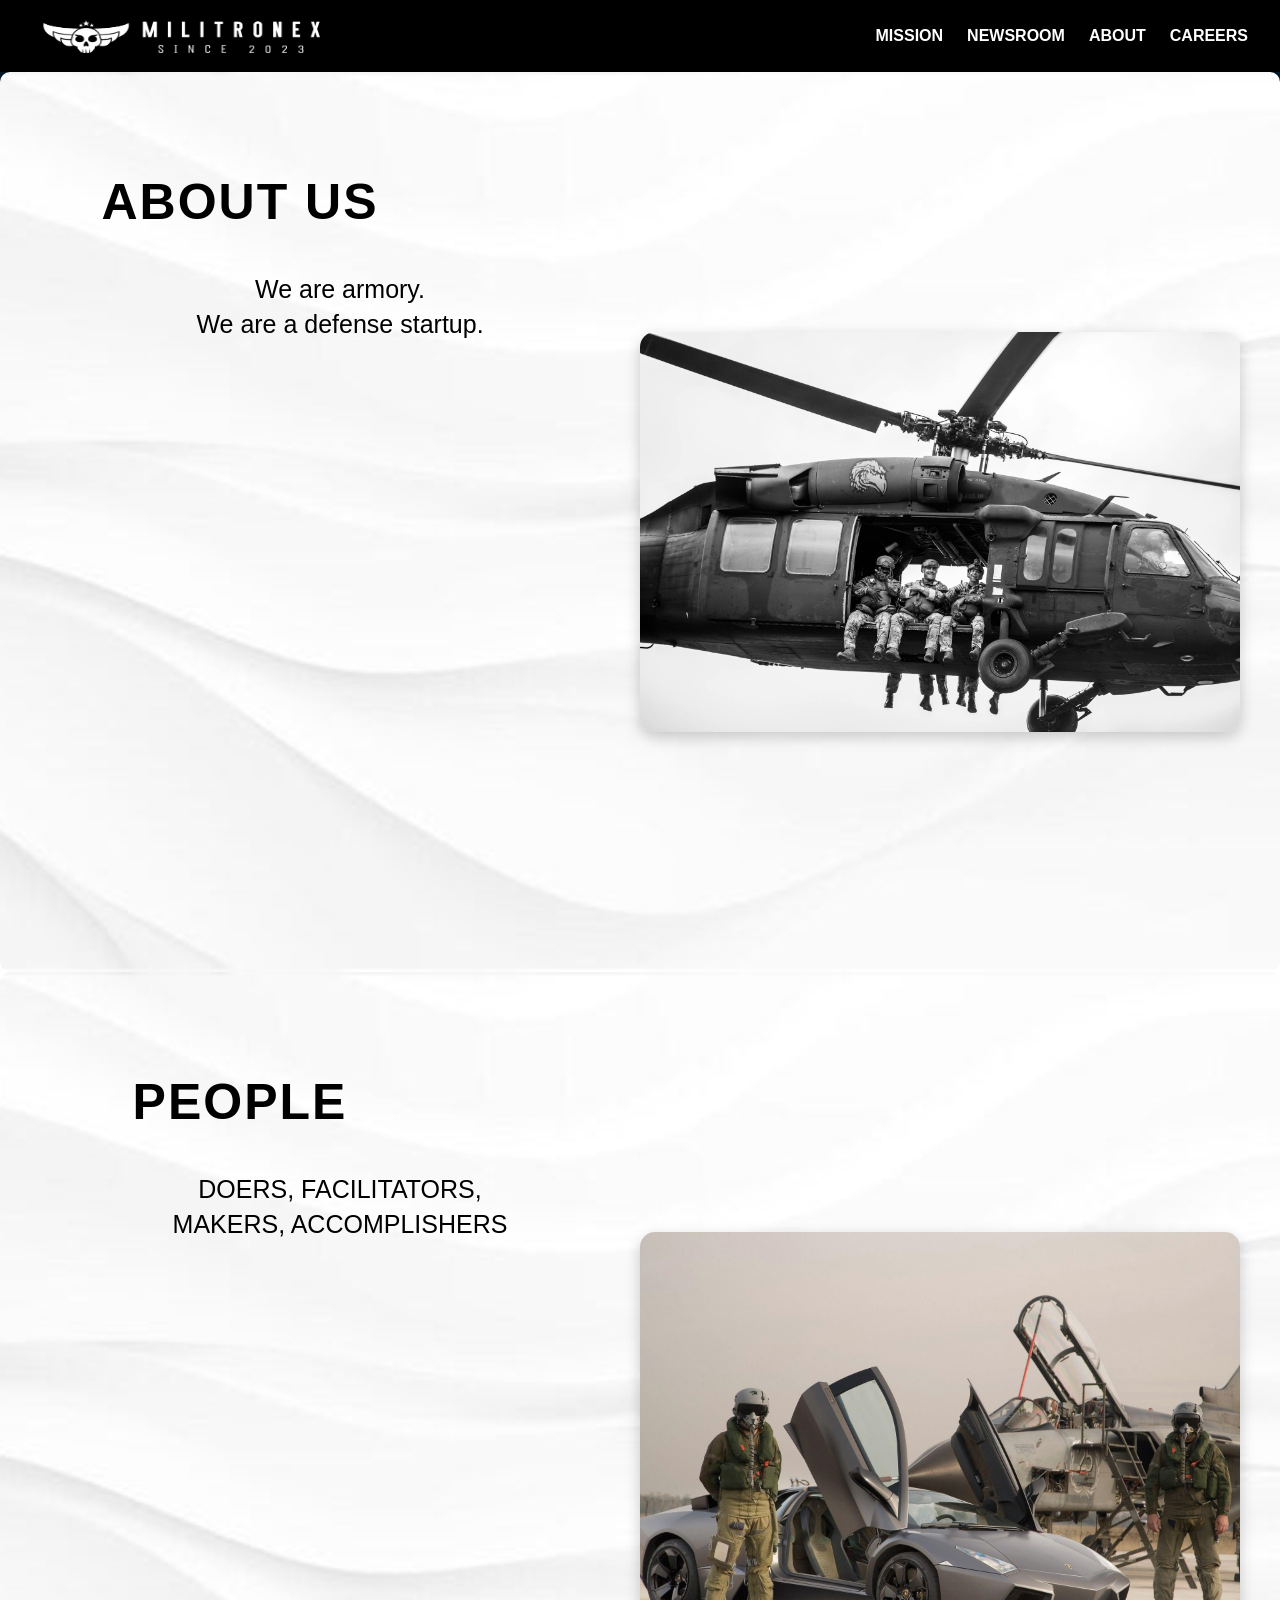
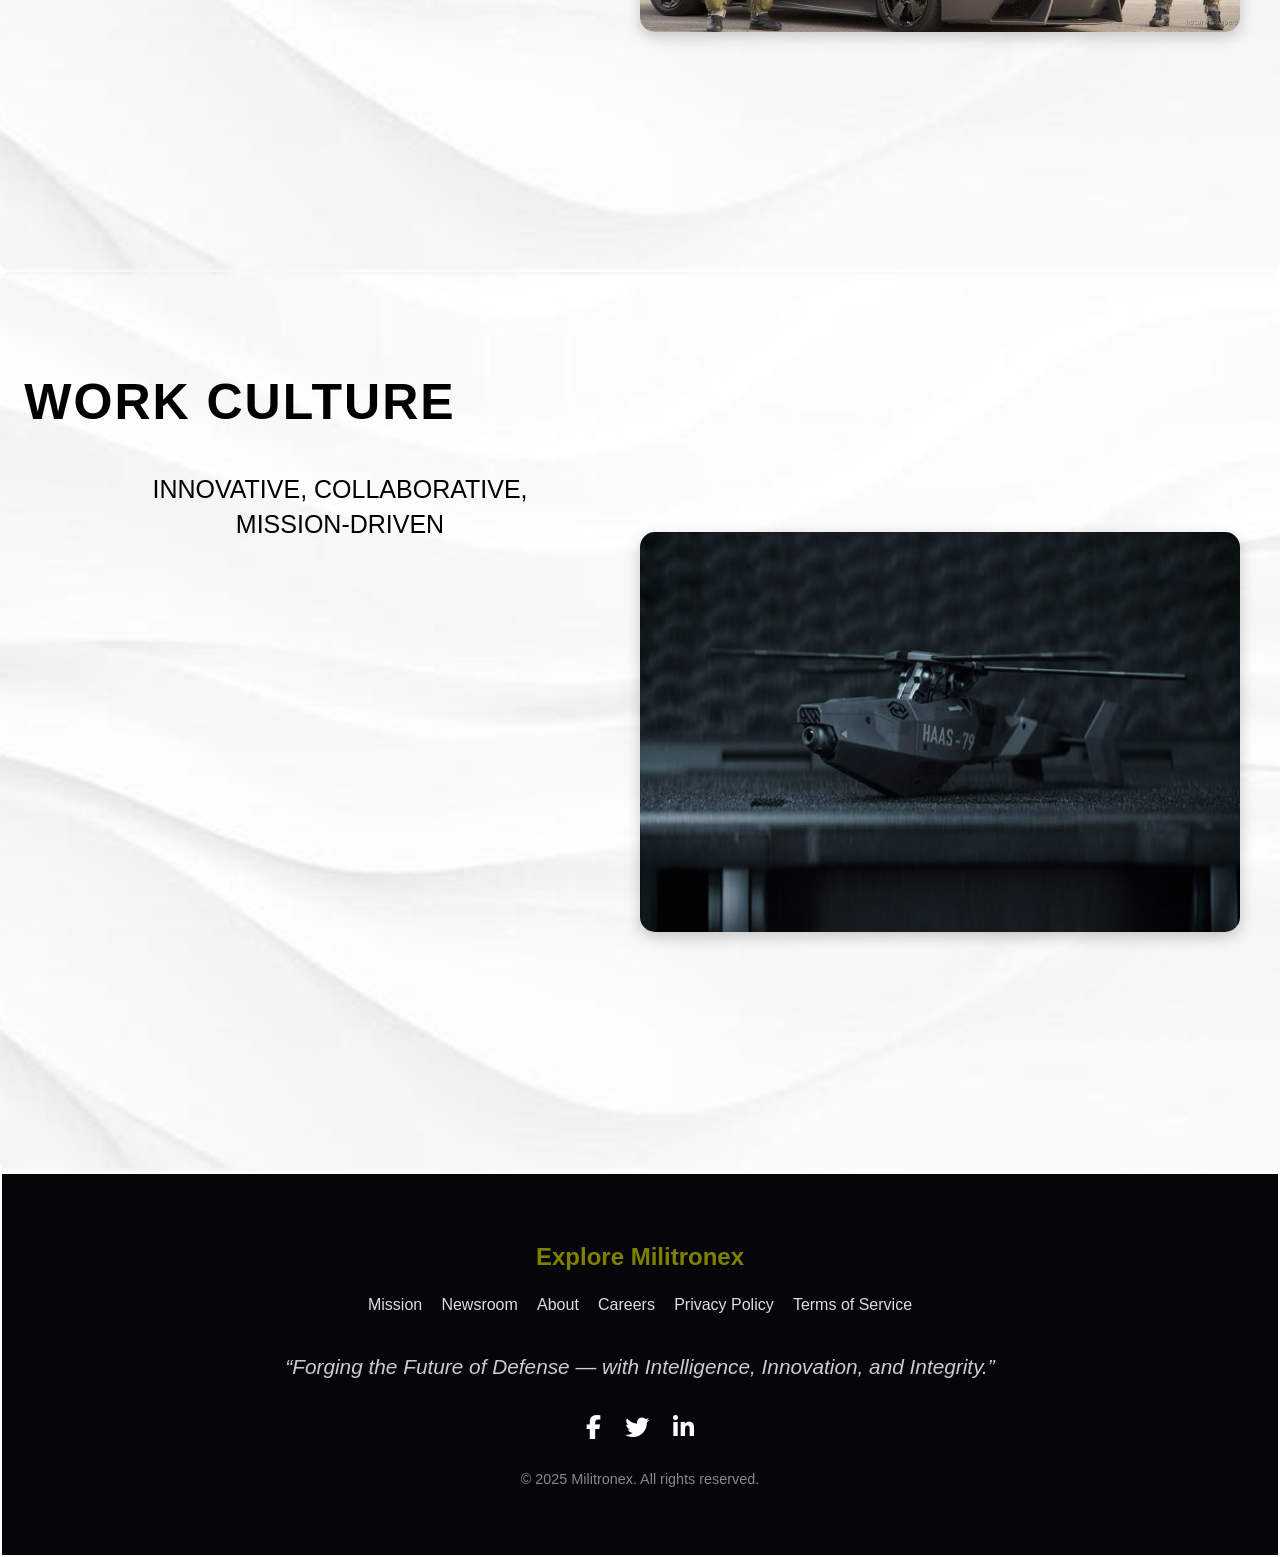
<file: About.html>
<!DOCTYPE html>
<html lang="en">
<head>
    <meta charset="UTF-8">
    <meta name="viewport" content="width=device-width, initial-scale=1.0">
    <title>About</title>

    <link rel="stylesheet" href="https://cdnjs.cloudflare.com/ajax/libs/font-awesome/6.7.2/css/all.min.css">
    <link rel="stylesheet" href="/About.css" />
    <link rel="Shortcut Icon" href="./chrome-192x192.png" />
</head>
<body>
  <body class="background Image">

  
    <header id="navbar">
      <img src="/FullLogo_Transparent - Copy.png" alt="MILITRONEX LOGO" id="LOGO" />
      <input type="checkbox" id="nav-toggle" hidden />
      <label for="nav-toggle" class="hamburger">
        <i class="fas fa-bars"></i>
      </label>
      <nav>
        <ul class="nav-list">
          <li><a href="/index.html">MISSION</a></li>
          <li><a href="./Newsrom.html">NEWSROOM</a></li>
          <li><a href="/About.html">ABOUT</a></li>
          <li><a href="/carrier.html">CAREERS</a></li>
        </ul>
      </nav>
    </header>
<main>
  
  
  <section id="About-1" class="about-section">
    <div class="heading-div">
      <h2 class="main-heading">ABOUT US</h2>
      <h4 class="sub-heading">We are armory.<br>We are a defense startup.</h4>
    </div>
    <div class="images-div">
      <img src="/pexels-artguz-10843104.jpg" alt="About 1">
      <!-- <img src="your-about-image2.jpg" alt="About 2">
      <img src="your-about-image3.jpg" alt="About 3"> -->
    </div>
    <div class="border-bottom"></div>

  </section>
  
  <section id="About-2" class="about-section">
    <div class="heading-div">
      <h2 class="main-heading">PEOPLE</h2>
      <h4 class="sub-heading">DOERS, FACILITATORS,<br>MAKERS, ACCOMPLISHERS</h4>
    </div>
    <div class="images-div">
      <img src="/5705.jpg" alt="People 1">
      <!-- <img src="your-people-image2.jpg" alt="People 2">
      <img src="your-people-image3.jpg" alt="People 3"> -->
    </div>
    <div class="border-bottom"></div>

  </section>
  
  <section id="About-3" class="about-section">
    <div class="heading-div">
      <h2 class="main-heading">WORK CULTURE</h2>
      <h4 class="sub-heading">INNOVATIVE, COLLABORATIVE,<br>MISSION-DRIVEN</h4>
    </div>
    <div class="images-div">
      <img src="/ECHO 3 - Dragonfly Drone, David Weinstock.jpg" alt="Culture 1">
      <!-- <img src="your-culture-image2.jpg" alt="Culture 2">
      <img src="your-culture-image3.jpg" alt="Culture 3"> -->
    </div>
    <div class="border-bottom"></div>

  </section>


</main>

    <footer class="footer">
      <div class="footer-content">
        <div class="footer-nav">
          <h3>Explore Militronex</h3>
          <ul>
            <li><a href="/index.html">Mission</a></li>
            <li><a href="/Newsrom.html">Newsroom</a></li>
            <li><a href="/About.html">About</a></li>
            <li><a href="/carrier.html">Careers</a></li>
            <li><a href="/Privacy.html">Privacy Policy</a></li>
            <li><a href="/Terms.html">Terms of Service</a></li>
          </ul>
        </div>
  
        <div class="footer-quote">
          <h2>“Forging the Future of Defense — with Intelligence, Innovation, and Integrity.”</h2>
        </div>
  
        <div class="social-icons">
          <i class="fab fa-facebook-f"></i>
          <i class="fab fa-twitter"></i>
          <i class="fab fa-linkedin-in"></i>
        </div>
  
        <p class="copyright">&copy; 2025 Militronex. All rights reserved.</p>
      </div>
    </footer>  
    
</body>
</html>
</file>
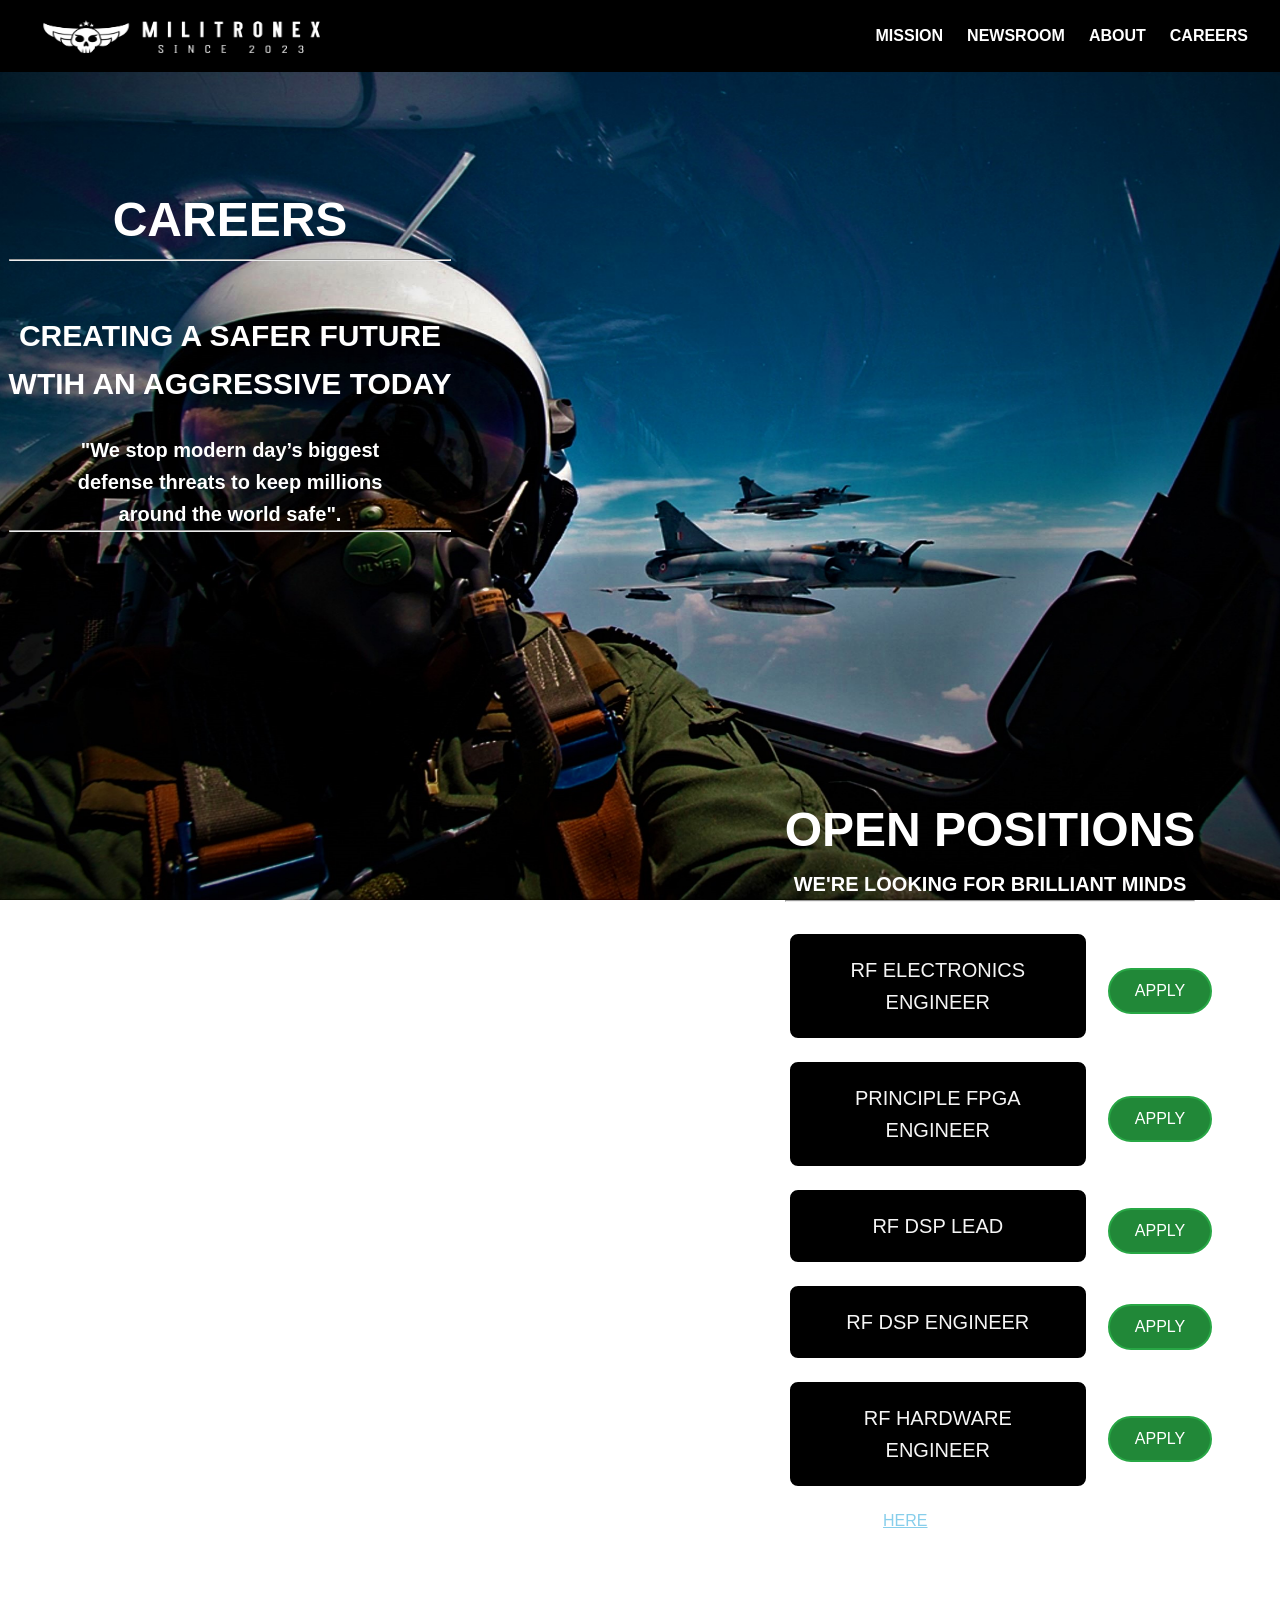
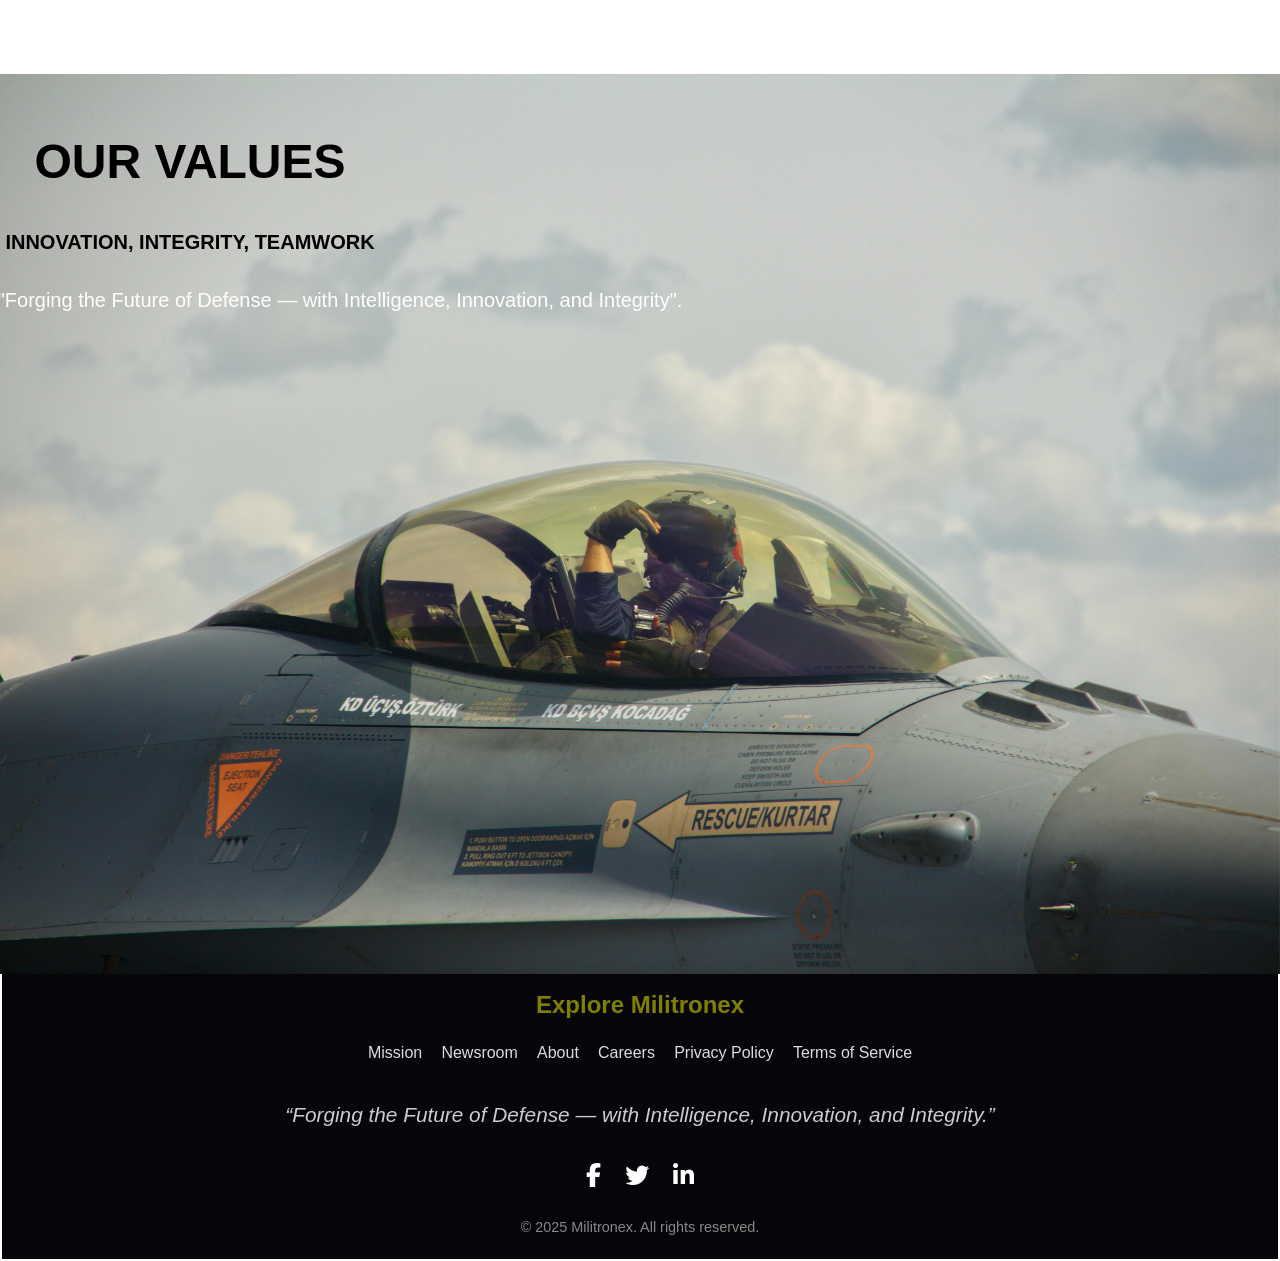
<file: carrier.html>
<!DOCTYPE html>
<html lang="en">
<head>
  <meta charset="UTF-8" />
  <meta name="viewport" content="width=device-width, initial-scale=1.0"/>
  <title>Militronex</title>
  <link rel="stylesheet" href="https://cdnjs.cloudflare.com/ajax/libs/font-awesome/6.7.2/css/all.min.css">
  <link rel="stylesheet" href="carrier.css" />
  <link rel="Shortcut Icon" href="./chrome-192x192.png" />
</head>
<body class="background Image">

  
  <header id="navbar">
    <img src="/FullLogo_Transparent - Copy.png" alt="MILITRONEX LOGO" id="LOGO" />
    <input type="checkbox" id="nav-toggle" hidden />
    <label for="nav-toggle" class="hamburger">
      <i class="fas fa-bars"></i>
    </label>
    <nav>
      <ul class="nav-list">
        <li><a href="/index.html">MISSION</a></li>
        <li><a href="./Newsrom.html">NEWSROOM</a></li>
        <li><a href="/About.html">ABOUT</a></li>
        <li><a href="/carrier.html">CAREERS</a></li>
      </ul>
    </nav>
  </header>

  <section id="Careers-1" class="career-section">
    <div class="heading-div">
      <h2 class="main-heading">CAREERS <hr>
      </h2><br><br>
      <h4 class="sub-heading">CREATING A SAFER FUTURE<br>WTIH AN AGGRESSIVE TODAY</h4><br>
      <H6 class="sub-heading-1"> "We stop modern day’s biggest <br> defense threats to keep millions <br>around the world safe". <hr></H6>
    </div>
    <div id="vedio-container"><video autoplay muted loop id="bg-video">
      <source src="/WhatsApp Video 2025-04-25 at 13.21.40_6eb787bb.mp4" type="video/mp4">
      
    </div>
    
  </section>
  
  <section id="Careers-2" class="career-section-2">
    <div class="heading-div-2">
      <h2 class="main-heading-2">OPEN POSITIONS</h2>
      <h4 class="sub-heading-2">WE'RE LOOKING FOR BRILLIANT MINDS <hr></h4>
    </div>
    <div class="buttons-div">
      <div class="job">
        <div class="job-box">
          <a href="link-to-blog" target="_blank">RF  ELECTRONICS ENGINEER </a>
        </div>
        <button class="career-button"><span>APPLY</span></button>
      </div>
      <div class="job">
        <div class="job-box">
          <a href="link-to-blog" target="_blank">PRINCIPLE FPGA ENGINEER</a>
        </div>
        <button class="career-button"><span>APPLY</span></button>
      </div>
      <div class="job">
        <div class="job-box">
          <a href="link-to-blog" target="_blank">RF DSP LEAD</a>
        </div>
        <button class="career-button"><span>APPLY</span></button>
      </div>
      <div class="job">
        <div class="job-box">
          <a href="link-to-blog" target="_blank">RF DSP ENGINEER</a>
        </div>
        <button class="career-button"><span>APPLY</span></button>
      </div>
      <div class="job">
        <div class="job-box">
          <a href="link-to-blog" target="_blank">RF HARDWARE ENGINEER</a>
        </div>
        <button class="career-button"><span>APPLY</span></button>
      </div>
     <P class="heading-0"> Didn't find a role that suits your talent set? Still apply. Send in your pitch <u style="color: skyblue;">HERE</u>  </P>
    </div>
   
  </section>
  
  <section id="Careers-3" class="career-section-3">
    <div class="heading-div-3">
      <h2 class="main-heading-3"> OUR VALUES  </h2> <br>
      <h4 class="sub-heading-3">INNOVATION, INTEGRITY, TEAMWORK </h4> <br>
      <p  class="heading-4">"Forging the Future of Defense — with Intelligence, Innovation, and Integrity". </p>
      </p>
    </div>
  
      
    </div>
   
  </section>
  
 
  <footer class="footer">
    <div class="footer-content">
      <div class="footer-nav">
        <h3>Explore Militronex</h3>
        <ul>
          <li><a href="/index.html">Mission</a></li>
          <li><a href="/Newsrom.html">Newsroom</a></li>
          <li><a href="/About.html">About</a></li>
          <li><a href="/carrier.html">Careers</a></li>
          <li><a href="/Privacy.html">Privacy Policy</a></li>
          <li><a href="/Terms.html">Terms of Service</a></li>
        </ul>
      </div>

      <div class="footer-quote">
        <h2>“Forging the Future of Defense — with Intelligence, Innovation, and Integrity.”</h2>
      </div>

      <div class="social-icons">
        <i class="fab fa-facebook-f"></i>
        <i class="fab fa-twitter"></i>
        <i class="fab fa-linkedin-in"></i>
      </div>

      <p class="copyright">&copy; 2025 Militronex. All rights reserved.</p>
    </div>
  </footer>  
 
</body>
</html>
</file>
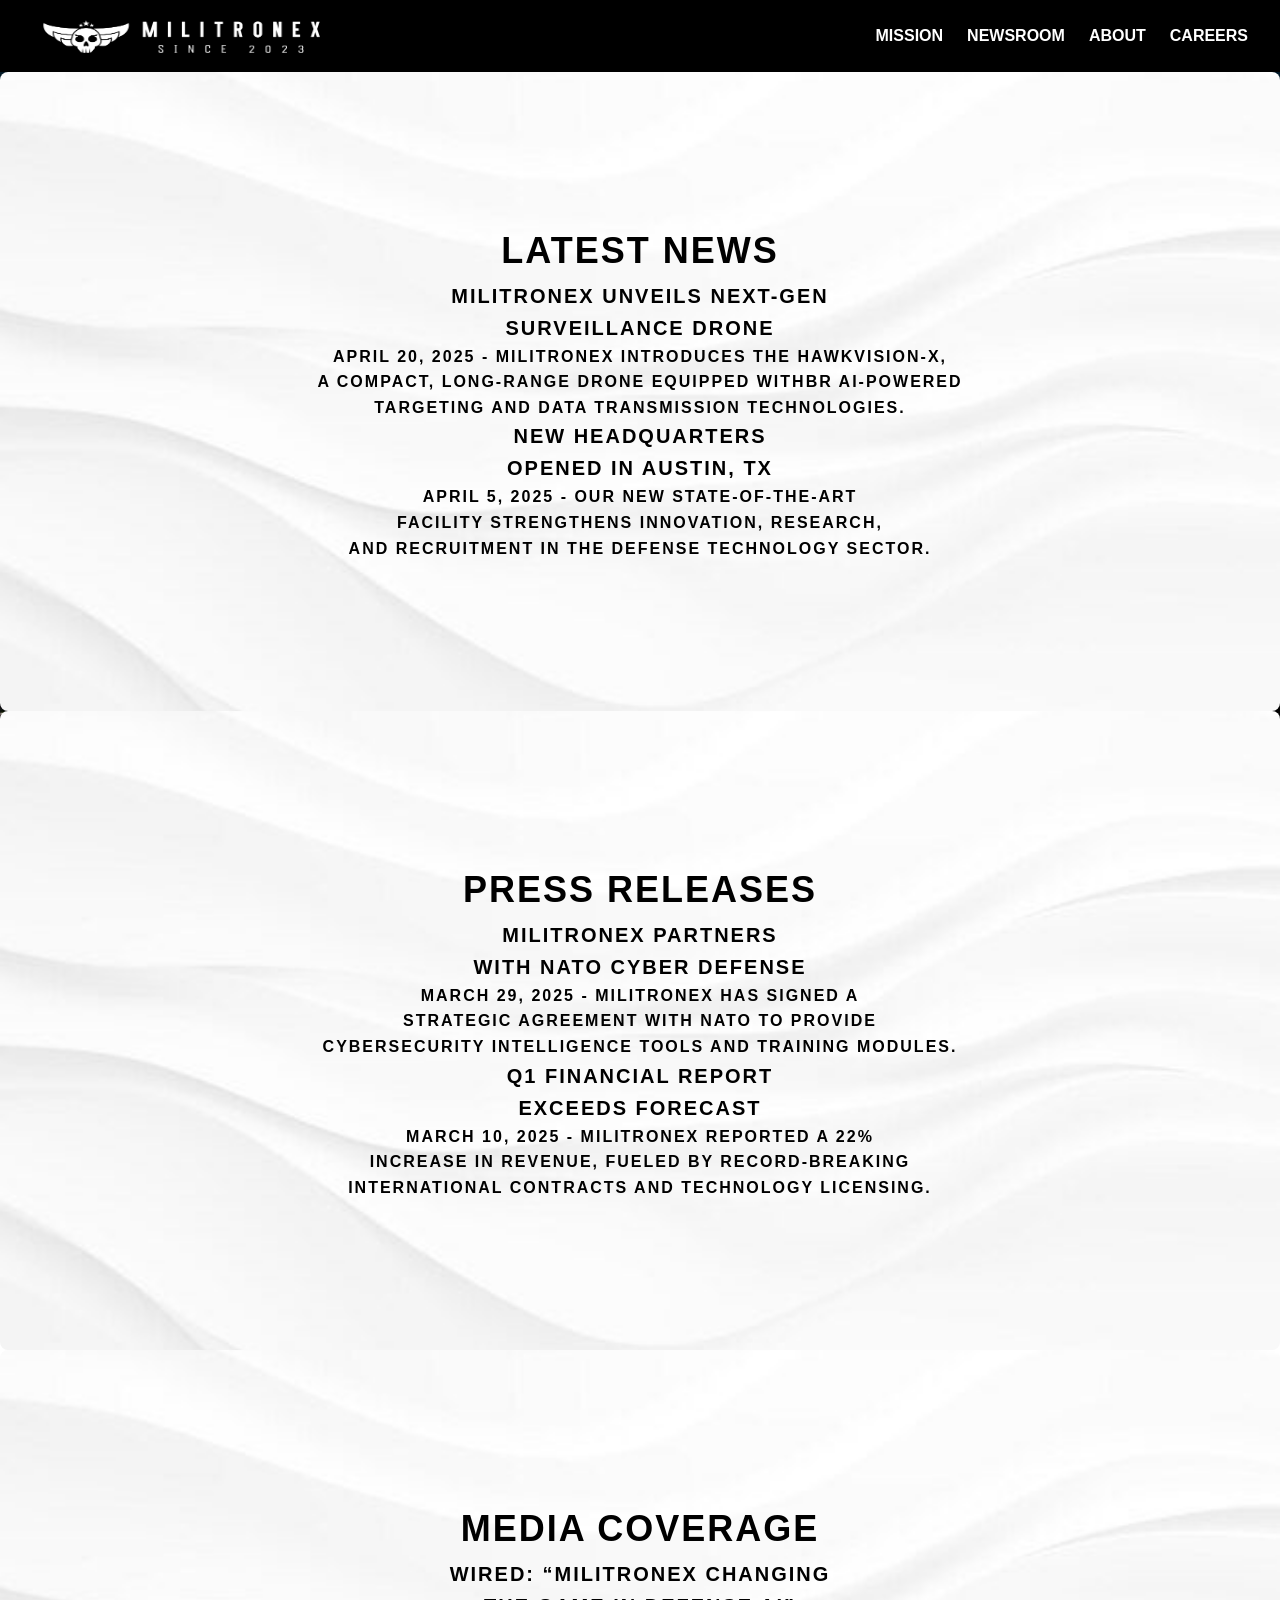
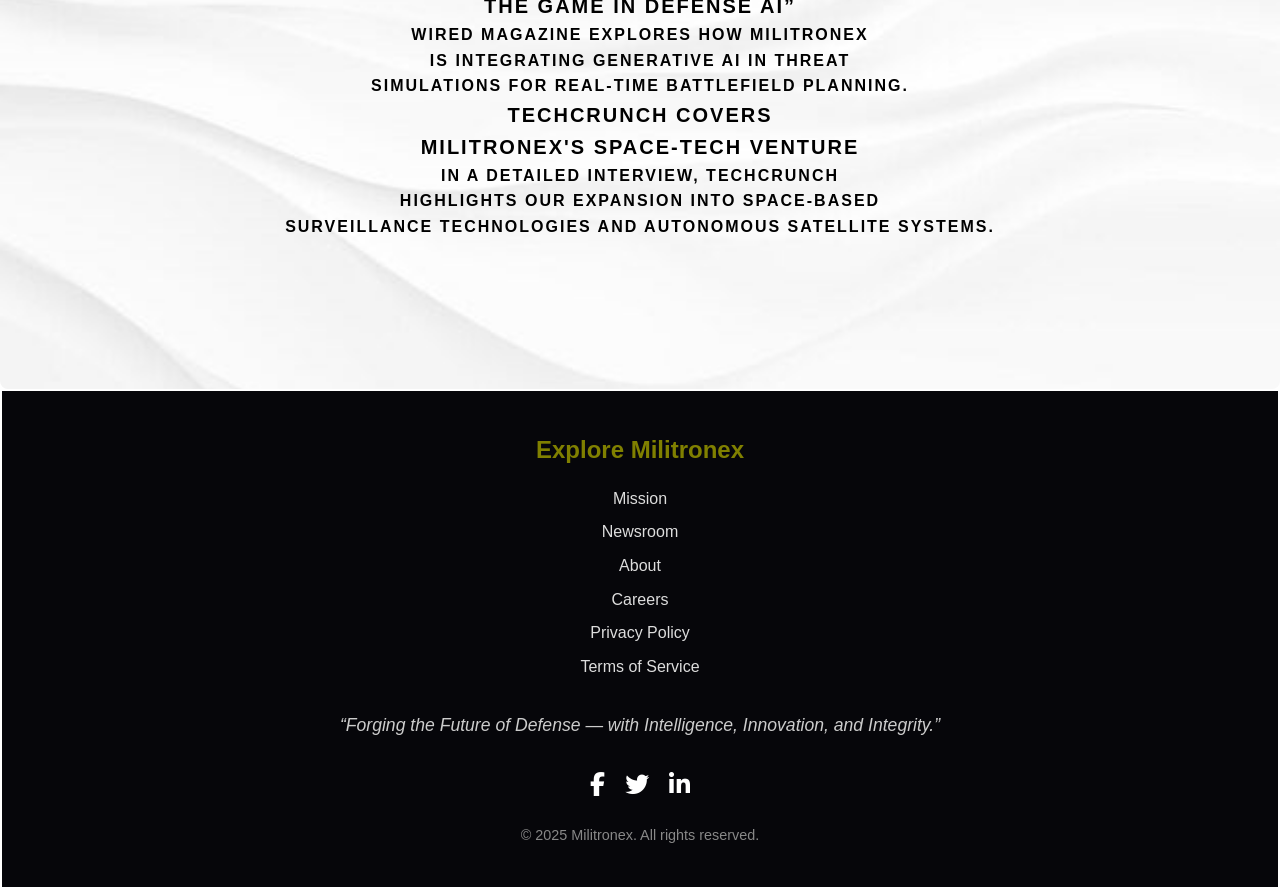
<file: Newsrom.html>
<!DOCTYPE html>
<html lang="en">
<head>
    <meta charset="UTF-8">
    <meta name="viewport" content="width=device-width, initial-scale=1.0">
    <title>Newsroom</title>
    <link rel="stylesheet" href="/news.css">
    <link rel="stylesheet" href="https://cdnjs.cloudflare.com/ajax/libs/font-awesome/6.7.2/css/all.min.css">
 
  <link rel="Shortcut Icon" href="./chrome-192x192.png" />
</head>
<body>
    <header id="navbar">
        <img src="/FullLogo_Transparent - Copy.png" alt="MILITRONEX LOGO" id="LOGO" />
        <input type="checkbox" id="nav-toggle" hidden />
        <label for="nav-toggle" class="hamburger">
          <i class="fas fa-bars"></i>
        </label>
        <nav>
          <ul class="nav-list">
            <li><a href="/index.html">MISSION</a></li>
            <li><a href="./Newsroom.html">NEWSROOM</a></li>
            <li><a href="/About.html">ABOUT</a></li>
            <li><a href="/carrier.html">CAREERS</a></li>
          </ul>
        </nav>
    </header>
    
    <main>
        <section class="newsroom-section" id="latest-news">
          <div id="Latest">  <h2 id="section-heading">Latest News</h2>
            <article class="news-article">
                <h3>MILITRONEX Unveils Next-Gen <br> Surveillance Drone</h3>
                <p>April 20, 2025 - MILITRONEX introduces the HawkVision-X,<br> a compact, long-range drone equipped withbr
                   AI-powered  <br>targeting and data transmission technologies.</p>
            </article>
            <article class="news-article">
                <h3>New Headquarters <br> Opened in Austin, TX</h3>
                <p>April 5, 2025 - Our new state-of-the-art <br> facility strengthens innovation, research,<br> and recruitment in the defense technology sector.</p>
            </article></div>
        </section>

        <section class="newsroom-section" id="press-releases">
        
           <div id="Press-main"> <h2 id="section-heading">Press Releases</h2>
            <article class="news-article">
                <h3>MILITRONEX Partners <br>
                   with NATO Cyber Defense</h3>
                <p>March 29, 2025 - MILITRONEX has signed a <br>strategic agreement with NATO to provide <br>
                   cybersecurity intelligence tools and training modules.</p>
            </article>
            <article class="news-article">
                <h3>Q1 Financial Report <br>Exceeds Forecast</h3>
                <p>March 10, 2025 - MILITRONEX reported a 22% <br>increase in revenue, fueled by record-breaking <br>international contracts and technology licensing.</p>
            </article></div>
        </section>

        <section class="newsroom-section" id="media-coverage">
          <div id="Media">  <h2 id="section-heading">Media Coverage</h2>
            <article class="news-article">
                <h3>Wired: “MILITRONEX Changing <br>the Game in Defense AI”</h3>
                <p>Wired Magazine explores how MILITRONEX <br>is integrating generative AI in threat <br>simulations for real-time battlefield planning.</p>
            </article>
            <article class="news-article">
                <h3>TechCrunch Covers <br>MILITRONEX's Space-Tech Venture</h3>
                <p>In a detailed interview, TechCrunch <br>highlights our expansion into space-based <br>surveillance technologies and autonomous satellite systems.</p>
            </article></div>
        </section>
    </main>
    <footer class="footer">
      <div class="footer-content">
        <div class="footer-nav">
          <h3>Explore Militronex</h3>
          <ul>
            <li><a href="#Mission">Mission</a></li>
            <li><a href="#Newsroom">Newsroom</a></li>
            <li><a href="#About">About</a></li>
            <li><a href="#Careers">Careers</a></li>
            <li><a href="/Privacy.html">Privacy Policy</a></li>
            <li><a href="/Terms.html">Terms of Service</a></li>
          </ul>
        </div>
  
        <div class="footer-quote">
          <h2>“Forging the Future of Defense — with Intelligence, Innovation, and Integrity.”</h2>
        </div>
  
        <div class="social-icons">
          <i class="fab fa-facebook-f"></i>
          <i class="fab fa-twitter"></i>
          <i class="fab fa-linkedin-in"></i>
        </div>
  
        <p class="copyright">&copy; 2025 Militronex. All rights reserved.</p>
      </div>
    </footer>
</body>
</html>
</file>
<file: About.css>
* {
    margin: 0;
    padding: 0;
    box-sizing: border-box;
  }
  
  body {
    font-family: "Segoe UI", Tahoma, Geneva, Verdana, sans-serif;
    line-height: 1.6;
    color: #ffffff;
    position: relative;
  }
  
  body::before {
    content: "";
    position: fixed;
    top: 0;
    left: 0;
    height: 100%;
    width: 100%;
    background: url("/career.jpg") no-repeat center center/cover;
    z-index: -1;
    opacity: 100%;
  }
  
  a {
    text-decoration: none;
    color: inherit;
  }
  
  #navbar {
    background-color:black;
    display: flex;
    justify-content: space-between;
    align-items: center;
    padding: 1rem 2rem;
    position: sticky;
    top: 0;
    z-index: 1000;
  }
  
  #navbar img#LOGO {
    width: 300px;
    height: 40px;
    animation: zoomFadeIn 1.5s ease-in-out;
    transform-origin: left center;
  }
  
  
  nav ul {
    list-style: none;
    display: flex;
    gap: 1.5rem;
  }
  
  nav ul li a {
    color: white;
    font-weight: bold;
    position: relative;
    transition: color 0.3s ease;
  }
  
  nav ul li a::after {
    content: "";
    position: absolute;
    width: 0%;
    height: 2px;
    left: 0;
    bottom: -5px;
    background-color: olive;
    transition: width 0.3s ease-in-out;
  }
  
  nav ul li a:hover::after {
    width: 100%;
  }
  
  
  nav ul li a:hover {
    color: olive;
  }
  
  nav ul li a span {
    display: inline-block;
    animation: flipIn 0.9s ease forwards;
    transition: transform 0.6s;
    transform-style: preserve-3d;
  }
  
  nav ul li a span:hover {
    transform: rotateY(360deg);
  }
  
  #nav-toggle {
    display: none;
  }
  
  label[for="nav-toggle"] {
    display: none;
  }
  
  .hamburger {
    display: none;
    font-size: 2rem;
    color: white;
    cursor: pointer;
  }




  .about-section {
    background-size: cover;
    background-position: center;
    padding: 100px 50px;
    display: flex;
    align-items: center;
    justify-content: center;
    flex-direction: column;
    min-height: 100vh;
    text-align: center;
    overflow: hidden;
  }
  .about-section::after {
    content: "";
    position: absolute;
    bottom: 0;
    left: 0;
    height: 4px;
    width: 100%;
    background: linear-gradient(270deg, black);
    background-size: 800% 100%;
    animation: animateBorder 8s linear infinite;
  }
  
  #About-1 {
    background-image: url('/Premium\ Photo\ 7\ in\ 2024\ _\ Cute\ laptop\ wallpaper\,\ White\ background\ wallpaper\,\ Inspirational\ desktop\ w.jpeg');
  }
  
  #About-2 {
    background-image: url('/Premium\ Photo\ 7\ in\ 2024\ _\ Cute\ laptop\ wallpaper\,\ White\ background\ wallpaper\,\ Inspirational\ desktop\ w.jpeg');
  }
  
  #About-3 {
    background-image: url('/Premium\ Photo\ 7\ in\ 2024\ _\ Cute\ laptop\ wallpaper\,\ White\ background\ wallpaper\,\ Inspirational\ desktop\ w.jpeg');
  }
  
  .main-heading {
    position: relative;
    color: black;
    font-family: 'Trebuchet MS', sans-serif;
    font-weight: bold;
    font-size: 50px;
    text-transform: uppercase;
    letter-spacing: 2px;
    margin-bottom: 30px;
    animation: fadeInUp 1.5s ease-out forwards;
    top: -50px;
    left: -400px;
  }
  
  .sub-heading {
    position: relative;
    color: black;
    font-family: 'Trebuchet MS', sans-serif;
    font-weight: 500;
    font-size: 25px;
    line-height: 1.4;
    animation: fadeInUp 2s ease-out forwards;
    top: -50px;
    left: -300px;
  }
  .images-div {
    display: flex;
    justify-content: center;
    gap: 20px;
    margin-top: 40px;
    flex-wrap: wrap;
  }
  
  .images-div img {
    position: relative;
    width: 600px;
    height: 400px;
    object-fit: cover;
    border-radius: 15px;
    transition: transform 0.4s ease, box-shadow 0.4s ease;
    box-shadow: 0 5px 15px rgba(0, 0, 0, 0.2);
    top: -100px;
    left: 300px;
  }
  
  .images-div img:hover {
    transform: scale(1.05);
    box-shadow: 0 10px 20px rgba(0, 0, 0, 0.4);
  }
  
  .about-section {
    position: relative;
    
    
    width: 100%;
    border: 3px solid transparent;
    border-radius: 10px;
    transition: border 0.5s ease;
  }
  
  .about-section:hover {
    border: 3px solid black;
  }
  

  
  
  @keyframes borderFade {
    from {
      opacity: 0;
      transform: scale(0.95);
    }
    to {
      opacity: 1;
      transform: scale(1);
    }
  }
  





  .newsroom-section {
    position: relative;
    background-color: black;
    border-radius: 8px;
  }
  
  .newsroom-section::after {
    content: "";
    position: absolute;
    bottom: 0;
    left: 50%;
    transform: translateX(-50%) scaleX(0);
    width: 80%;
    height: 2px;
    background-color: black;
    transition: transform 0.4s ease-in-out;
    transform-origin: center;
  }
  
  .newsroom-section:hover::after {
    transform: translateX(-50%) scaleX(1);
  }.footer {
    background-color: rgb(6, 6, 10);
    color: white;
    
    text-align: center;
    
      box-sizing: border-box;
      border: 2px solid white; 
      padding: 20px;
      
      color: white;
    
  }
















  .footer {
    background-color: rgb(6, 6, 10);
    color: white;
    padding: 4rem 2rem;
    text-align: center;
  }
  
  .footer-content {
    max-width: 1200px;
    margin: auto;
  }
  
  .footer-nav {
    margin-bottom: 2rem;
  }
  
  .footer-nav h3 {
    font-size: 1.5rem;
    margin-bottom: 1rem;
    color: olive;
  }
  
  .footer-nav ul {
    list-style: none;
    padding: 0;
    display: flex;
    flex-wrap: wrap;
    justify-content: center;
    gap: 1.2rem;
  }
  
  .footer-nav ul li a {
    color: #ddd;
    font-size: 1rem;
    transition: color 0.3s;
  }
  
  .footer-nav ul li a:hover {
    color: olive;
  }
  
  .footer-quote {
    margin: 2rem 0;
  }
  
  .footer-quote h2 {
    font-size: 1.3rem;
    font-style: italic;
    font-weight: 400;
    color: #ccc;
    max-width: 800px;
    margin: 0 auto;
  }
  
  .social-icons {
    margin: 1.5rem 0;
  }
  
  .social-icons i {
    font-size: 1.5rem;
    margin: 0 10px;
    color: white;
    transition: transform 0.3s, color 0.3s;
  }
  
  .social-icons i:hover {
    transform: scale(1.3);
    color: olive;
  }
  
  footer .copyright {
    font-size: 0.9rem;
    color: #888;
  }
  @media (max-width: 1120px) {
    #section-828-24 > .ct-section-inner-wrap {
      padding-top: 100px;
      padding-bottom: 100px;
    }
  }
  
  @media (max-width: 768px) {
    #navbar {
      flex-direction: column;
      align-items: flex-start;
    }
  
    #LOGO {
      margin-bottom: 10px;
    }
  
    label[for="nav-toggle"] {
      display: block;
      font-size: 1.5rem;
      color: white;
      margin-left: auto;
      margin-bottom: 10px;
    }
  
    .nav-list {
      display: none;
      flex-direction: column;
      width: 100%;
      gap: 1rem;
      margin-top: 1rem;
      text-align: left;
      
    }
  
    #nav-toggle:checked ~ nav .nav-list {
      display: flex;
    }
  
    .hamburger {
      display: block;
      margin-left: 0;
    }}
    @media (max-width: 768px) {
      .about-section {
        padding: 50px 20px;
        min-height: auto;
      }
    
      .main-heading {
        font-size: 32px;
        left: 0;
        top: 0;
        text-align: center;
        animation: none; 
      }
    
      .sub-heading {
        font-size: 18px;
        left: 0;
        top: 0;
        text-align: center;
        animation: none; 
      }
    
      .images-div {
        flex-direction: column;
        align-items: center;
        gap: 15px;
        margin-top: 20px;
      }
    
      .images-div img {
        width: 90%;
        height: auto;
        left: 0;
        top: 0;
        max-width: 400px;
      }
    }
</file>
<file: carrier.css>
* {
    margin: 0;
    padding: 0;
    box-sizing: border-box;
  }
  
  body {
    font-family: "Segoe UI", Tahoma, Geneva, Verdana, sans-serif;
    line-height: 1.6;
    color: #ffffff;
    position: relative;
  }
  
  body::before {
    content: "";
    position: fixed;
    top: 0;
    left: 0;
    height: 100%;
    width: 100%;
    background: url("/career.jpg") no-repeat center center/cover;
    z-index: -1;
    opacity: 100%;
  }
  
  a {
    text-decoration: none;
    color: inherit;
  }
  
  #navbar {
    background-color:black;
    display: flex;
    justify-content: space-between;
    align-items: center;
    padding: 1rem 2rem;
    position: sticky;
    top: 0;
    z-index: 1000;
  }
  
  #navbar img#LOGO {
    width: 300px;
    height: 40px;
    animation: zoomFadeIn 1.5s ease-in-out;
    transform-origin: left center;
  }
  
  
  nav ul {
    list-style: none;
    display: flex;
    gap: 1.5rem;
  }
  
  nav ul li a {
    color: white;
    font-weight: bold;
    position: relative;
    transition: color 0.3s ease;
  }
  
  nav ul li a::after {
    content: "";
    position: absolute;
    width: 0%;
    height: 2px;
    left: 0;
    bottom: -5px;
    background-color: olive;
    transition: width 0.3s ease-in-out;
  }
  
  nav ul li a:hover::after {
    width: 100%;
  }
  
  
  nav ul li a:hover {
    color: olive;
  }
  
  nav ul li a span {
    display: inline-block;
    animation: flipIn 0.9s ease forwards;
    transition: transform 0.6s;
    transform-style: preserve-3d;
  }
  
  nav ul li a span:hover {
    transform: rotateY(360deg);
  }
  
  #nav-toggle {
    display: none;
  }
  
  label[for="nav-toggle"] {
    display: none;
  }
  
  .hamburger {
    display: none;
    font-size: 2rem;
    color: white;
    cursor: pointer;
  }
  .career-section {
    
    
        background-size: cover;
        
        background-position: center;
        position: relative;
        margin-top: -10px;
        padding-top: 100px;
        padding-bottom: 150px;
        display: flex;
        flex-direction: column;
        justify-content: flex-start;
        align-items: center;
        overflow: hidden;
        
        top:10px;
        overflow: hidden;
        
        
      }
      .career-section-2,
      .career-section-3   {

background-size: cover;
        
background-position: center;
position: relative;
margin-top: -10px;
padding-top: 100px;
padding-bottom: 150px;
display: flex;
flex-direction: column;
justify-content: flex-start;
align-items: center;
overflow: hidden;
min-height: 100vh;
top:10px;
left:0px;
overflow: hidden;
  }
  
  .career-section-3{
    background-image: url(/pexels-sumeyye-candan-179322565-16775733.jpg);
  }
  .career-section:hover {
    border: 3px solid black;
  }
  
  .heading-div {
    position: relative;
    text-align: center;
    margin-bottom: 20px;
    top:10px;
    left: -410px;
  }
  
  .main-heading {
    font-size: 3rem;
    font-weight: bold;
    font-family: 'Roboto',sans-serif;
  }
  
  .sub-heading {
    font-size: 30px;
    color: white;
  }
  .sub-heading-1{
          font-size: 20px;
          color: white;

  }
  .heading-div-2 {
    position: relative;
    text-align: center;
    margin-bottom: 20px;
    top:10px;
    left: 350px;
  }
  
  .main-heading-2 {
    font-size: 3rem;
    font-weight: bold;
    font-family: 'Roboto',sans-serif;
  }
  
  .sub-heading-2 {
    font-size: 30px;
    color: white;
  }
  .sub-heading-2{
          font-size: 20px;
          color: white;

  }
  .heading-div-3 {
    position: relative;
    text-align: center;
    margin-bottom: 20px;
    top:-50px;
    left: -450px;
  }
  
  .main-heading-3 {
    font-size: 3rem;
    font-weight: bold;
    font-family: 'Roboto',sans-serif;
    color:black;
  }
  
  .sub-heading-3 {
    font-size: 30px;
    color:black;
  }
  .sub-heading-3{
          font-size: 20px;
          color: black;

  }
  .heading-4{
    position: relative;
    font-size: 20px;
    left: 150px;
  }
  
  
  #vedio-container {
    position: absolute;
    top: 0;
    left: 0;
    width: 100%;
    height: 100%;
    z-index: -1; 
  }
  
  #bg-video {
    width: 100%;
    height: 100%;
    object-fit: cover;
  }


  
  .border-bottom {
    width: 0;
    max-width: 200px;
    height: 3px;
    background-color: black;
    margin: 20px auto 0 auto;
    animation: borderExpand 1.2s forwards;
  }
  
  @keyframes borderExpand {
    from {
      width: 0;
    }
    to {
      width: 200px;
    }
  }
  .buttons-div {
    position: relative;
    display: flex;
    flex-direction: column;
    align-items: center;
    gap: 20px;
    margin-top: 20px;
    left: 10px;
  }
  
  .job {
    display: flex;
    flex-direction: row;
    align-items: center;
    gap: 20px;
  }
  
  .job-box {
    position: relative;
    background-color: black;
    border: 2px solid white;
    padding: 20px;
    border-radius: 10px;
    transition: transform 0.3s ease, box-shadow 0.3s ease;
    width: 300px;
    text-align: center;
    left: 350px;
  }
  
  .job-box a {position: relative;
    font-size: 1.25rem;
    color: whitesmoke;
    text-decoration: none;
    
  }
  
  .job-box a:hover {
    text-decoration: underline;
  }
  
  .job-box:hover {
    transform: translateY(-10px);
    box-shadow: 0px 10px 20px rgba(0, 0, 0, 0.1);
  }
  
  .career-button {
    position: relative;
    background-color: #28a745;
    color: white;
    border: 2px solid #28a745;
    padding: 12px 25px;
    font-size: 1rem;
    margin-top: 10px;
    border-radius: 30px;
    cursor: pointer;
    transition: all 0.4s ease;
    position: relative;
    overflow: hidden;
    left: 350px;
  }
  
  .career-button::before {
    content: '';
    position: absolute;
    top: 50%;
    left: 50%;
    width: 300%;
    height: 300%;
    background-color: #218838;
    transition: all 0.4s ease;
    border-radius: 50%;
    transform: translate(-50%, -50%);
    z-index: 0;
  }
  
  .career-button:hover::before {
    width: 0;
    height: 0;
  }
  
  .career-button:hover {
    color: #28a745;
    border-color: #218838;
  }
  
  .career-button span {
    position: relative;
    z-index: 1;
  }
  
  .career-section {
    height: auto;
    overflow: hidden;
  }
  .footer {
    background-color: rgb(6, 6, 10);
    color: white;
    
    text-align: center;
    
      box-sizing: border-box;
      border: 2px solid white; 
      padding: 20px;
      
      color: white;
    
  }
  
  .footer-content {
    max-width: 1200px;
    margin: auto;
  }
  
  .footer-nav {
    margin-bottom: 2rem;
  }
  
  .footer-nav h3 {
    font-size: 1.5rem;
    margin-bottom: 1rem;
    color: olive;
  }
  
  .footer-nav ul {
    list-style: none;
    padding: 0;
    display: flex;
    flex-wrap: wrap;
    justify-content: center;
    gap: 1.2rem;
  }
  
  .footer-nav ul li a {
    color: #ddd;
    font-size: 1rem;
    transition: color 0.3s;
  }
  
  .footer-nav ul li a:hover {
    color: olive;
  }
  
  .footer-quote {
    margin: 2rem 0;
  }
  
  .footer-quote h2 {
    font-size: 1.3rem;
    font-style: italic;
    font-weight: 400;
    color: #ccc;
    max-width: 800px;
    margin: 0 auto;
  }
  
  .social-icons {
    margin: 1.5rem 0;
  }
  
  .social-icons i {
    font-size: 1.5rem;
    margin: 0 10px;
    color: white;
    transition: transform 0.3s, color 0.3s;
  }
  
  .social-icons i:hover {
    transform: scale(1.3);
    color: olive;
  }
  
  footer .copyright {
    font-size: 0.9rem;
    color: #888;
  }

  .main-heading,
  .main-heading-2,
  .main-heading-3,
  .sub-heading,
  .sub-heading-1,
  .sub-heading-2,
  .sub-heading-3,
  .heading-4 {
      animation: fadeInUp 1.5s ease forwards;
      opacity: 0;
      text-align: center;
  }
  
  .sub-heading,
  .sub-heading-1,
  .sub-heading-2,
  .sub-heading-3,
  .heading-4 {
      animation-delay: 0.5s;
  }
  
  @keyframes fadeInUp {
      from {
          opacity: 0;
          transform: translateY(30px);
      }
      to {
          opacity: 1;
          transform: translateY(0);
      }
  }
  
  @media (max-width: 768px) {
      #navbar {
          flex-direction: column;
          align-items: flex-start;
      }
      #LOGO {
          margin-bottom: 10px;
          width: 180px;
          height: auto;
      }
      label[for="nav-toggle"] {
          display: block;
          font-size: 1.8rem;
          color: white;
      }
      .nav-list {
          display: none;
          flex-direction: column;
          width: 100%;
          gap: 1rem;
          margin-top: 1rem;
          text-align: left;
      }
      #nav-toggle:checked ~ nav .nav-list {
          display: flex;
      }
      .hamburger {
          display: block;
          margin-left: 0;
      }
      #Careers-1,
      #Careers-2,
      #Careers-3 {
          padding: 20px;
          text-align: center;
      }
      .heading-div{position: relative;
        margin-bottom: 20px;
        text-align: center;
        left: -50px;
        top: -10px;
      }
    .heading-div-2{
      position: relative;
      margin-bottom: 20px;
      text-align: center;
      left: 50px;}
      .heading-div-3 {
        position: relative;
          margin-bottom: 20px;
          text-align: center;
          left: 20px;
          top: 50px;
          
      }
      .main-heading{
        font-size: 10px;
      }
      .main-heading-2,
      .main-heading-3 {
          font-size: 1.8rem;
          text-align: center;
      }
  .sub-heading{
    position: relative;
    font-size: 5px;
    top: -40px;
  }
      .sub-heading-1{
        position: relative;
        font-size: 3px;
        top: -60px;
      }
      .sub-heading-2,
      .sub-heading-3 {
          font-size: 1.2rem;
          text-align: center;
      }
      .heading-0{
        position: relative;
        left: 300px;
      }
      .heading-4{
        position: relative;
        left: -10px;
        top: 10px;
      }
      .buttons-div {
        position: relative;
          display: flex;
          flex-direction: column;
          gap: 15px;
          align-items: center;
          justify-content: center;
          width: 100%;
          left: -300px;
      }
      .career-button {
          width: 90%;
          padding: 12px;
          text-align: center;
          font-size: 1rem;
      }
      .job {
          display: flex;
          flex-direction: column;
          align-items: center;
          justify-content: center;
      }
      .job-box {
          text-align: center;
      }
      .job-box a {
          font-size: 1rem;
      }
      p {
          font-size: 1rem;
          text-align: center;
      }
      #vedio-container {
          width: 100%;
          height: auto;
          overflow: hidden;
      }
      #bg-video {
          width: 100%;
          height: auto;
          max-height: 300px;
          object-fit: cover;
      }
  }
  
  @media (max-width: 480px) {
      .main-heading,
      .main-heading-2,
      .main-heading-3 {
          font-size: 1.6rem;
      }
      .sub-heading,
      .sub-heading-1,
      .sub-heading-2,
      .sub-heading-3 {
          font-size: 1rem;
      }
      .career-button {
          width: 90%;
          padding: 12px;
          font-size: 1rem;
      }
      .job-box a {
          font-size: 1rem;
      }
      p {
          font-size: 0.9rem;
      }
      #bg-video {
          max-height: 250px;
      }
  }
</file>
<file: news.css>
* {
    margin: 0;
    padding: 0;
    box-sizing: border-box;
  }
  
  body {
    font-family: "Segoe UI", Tahoma, Geneva, Verdana, sans-serif;
    line-height: 1.6;
    color: #ffffff;
    position: relative;
  }
  
  body::before {
    content: "";
    position: fixed;
    top: 0;
    left: 0;
    height: 100%;
    width: 100%;
    background: url("/career.jpg") no-repeat center center/cover;
    z-index: -1;
    opacity: 100%;
  }
  
  a {
    text-decoration: none;
    color: inherit;
  }
  
  #navbar {
    background-color: black;
    display: flex;
    justify-content: space-between;
    align-items: center;
    padding: 1rem 2rem;
    position: sticky;
    top: 0;
    z-index: 1000;
  }
  
  #navbar img#LOGO {
    width: 300px;
    height: 40px;
    animation: zoomFadeIn 1.5s ease-in-out;
    transform-origin: left center;
  }
  
  nav ul {
    list-style: none;
    display: flex;
    gap: 1.5rem;
  }
  
  nav ul li a {
    color: white;
    font-weight: bold;
    position: relative;
    transition: color 0.3s ease;
  }
  
  nav ul li a::after {
    content: "";
    position: absolute;
    width: 0%;
    height: 2px;
    left: 0;
    bottom: -5px;
    background-color: olive;
    transition: width 0.3s ease-in-out;
  }
  
  nav ul li a:hover::after {
    width: 100%;
  }
  
  nav ul li a:hover {
    color: olive;
  }
  
  nav ul li a span {
    display: inline-block;
    animation: flipIn 0.9s ease forwards;
    transition: transform 0.6s;
    transform-style: preserve-3d;
  }
  
  nav ul li a span:hover {
    transform: rotateY(360deg);
  }
  
  #nav-toggle {
    display: none;
  }
  
  label[for="nav-toggle"] {
    display: none;
  }
  
  .hamburger {
    display: none;
    font-size: 2rem;
    color: white;
    cursor: pointer;
  }
#latest-news {
    background: url(/Premium\ Photo\ 7\ in\ 2024\ _\ Cute\ laptop\ wallpaper\,\ White\ background\ wallpaper\,\ Inspirational\ desktop\ w.jpeg) no-repeat center center;
    opacity: 100%;
    background-size: cover;
    height: 700px;
    display: flex;
    justify-content: center;
    align-items: center;
  }
  
  #press-releases {
    background: url(/Premium\ Photo\ 7\ in\ 2024\ _\ Cute\ laptop\ wallpaper\,\ White\ background\ wallpaper\,\ Inspirational\ desktop\ w.jpeg) no-repeat center center;
    opacity: 100%;
    background-size: cover;
    height: 700px;
    display: flex;
    justify-content: center;
    align-items: center;
  }
  
  #media-coverage {
    background: url(/Premium\ Photo\ 7\ in\ 2024\ _\ Cute\ laptop\ wallpaper\,\ White\ background\ wallpaper\,\ Inspirational\ desktop\ w.jpeg) no-repeat center center;
    opacity: 100%;
    background-size: cover;
    height: 700px;
    display: flex;
    justify-content: center;
    align-items: center;
  }
  
  
  
  #Latest {
    position: relative;
    color: black;
    font-family: 'Trebuchet MS', sans-serif;
    font-weight: bold;
    font-size: 30px;
    justify-content: left;
    text-transform: uppercase;
    letter-spacing: 2px;
    margin-bottom: 300px;
    margin-top: 180px;
    animation: fadeInUp 1.5s ease-out forwards;
    top: 40px;
    left: -30px;
  }
  
  #Press-main {
    position: relative;
    color: black;
    font-family: 'Trebuchet MS', sans-serif;
    font-weight: bold;
    font-size: 30px;
    justify-content: left;
    text-transform: uppercase;
    letter-spacing: 2px;
    margin-bottom: 300px;
    margin-top: 180px;
    animation: fadeInUp 1.5s ease-out forwards;
    top: 40px;
    left: -50px;
  }
  
  #Media {
    position: relative;
    color: black;
    font-family: 'Trebuchet MS', sans-serif;
    font-weight: bold;
    font-size: 30px;
    justify-content: left;
    text-transform: uppercase;
    letter-spacing: 2px;
    margin-bottom: 300px;
    margin-top: 180px;
    animation: fadeInUp 1.5s ease-out forwards;
    top: 40px;
    left: 20px;
  }
  
  .newsroom-section {
    position: relative;
    background-color: black;
    border-radius: 8px;
  }
  
  .newsroom-section::after {
    content: "";
    position: absolute;
    bottom: 0;
    left: 50%;
    transform: translateX(-50%) scaleX(0);
    width: 80%;
    height: 2px;
    background-color: black;
    transition: transform 0.4s ease-in-out;
    transform-origin: center;
  }
  
  .newsroom-section:hover::after {
    transform: translateX(-50%) scaleX(1);
  }
  .footer {
    background-color: rgb(6, 6, 10);
    color: white;
    
    text-align: center;
    
      box-sizing: border-box;
      border: 2px solid white; 
      padding: 20px;
      
      color: white;
    
  }
  
  .footer-content {
    max-width: 1200px;
    margin: auto;
  }
  
  .footer-nav {
    margin-bottom: 2rem;
  }
  
  .footer-nav h3 {
    font-size: 1.5rem;
    margin-bottom: 1rem;
    color: olive;
  }
  
  .footer-nav ul {
    list-style: none;
    padding: 0;
    display: flex;
    flex-wrap: wrap;
    justify-content: center;
    gap: 1.2rem;
  }
  
  .footer-nav ul li a {
    color: #ddd;
    font-size: 1rem;
    transition: color 0.3s;
  }
  
  .footer-nav ul li a:hover {
    color: olive;
  }
  
  .footer-quote {
    margin: 2rem 0;
  }
  
  .footer-quote h2 {
    font-size: 1.3rem;
    font-style: italic;
    font-weight: 400;
    color: #ccc;
    max-width: 800px;
    margin: 0 auto;
  }
  
  .social-icons {
    margin: 1.5rem 0;
  }
  
  .social-icons i {
    font-size: 1.5rem;
    margin: 0 10px;
    color: white;
    transition: transform 0.3s, color 0.3s;
  }
  
  .social-icons i:hover {
    transform: scale(1.3);
    color: olive;
  }
  
  footer .copyright {
    font-size: 0.9rem;
    color: #888;
  }
  
 
  
  @keyframes zoomFadeIn {
    0% {
      opacity: 0;
      transform: scale(0.8);
    }
    100% {
      opacity: 1;
      transform: scale(1);
    }
  }
  
  @keyframes fadeInUp {
    from {
      opacity: 0;
      transform: translateY(30px);
    }
    to {
      opacity: 1;
      transform: translateY(0);
    }
  }
  
  @keyframes slideUpFadeIn {
    0% {
      opacity: 0;
      transform: translate(-50%, 40px);
    }
    100% {
      opacity: 1;
      transform: translate(-50%, 0);
    }
  }
  

  
  @media (max-width: 768px) {
    #navbar {
        flex-direction: column;
        align-items: flex-start;
      }
    
      #LOGO {
        margin-bottom: 10px;
      }
    
      label[for="nav-toggle"] {
        display: block;
        font-size: 1.5rem;
        color: white;
        margin-left: auto;
        margin-bottom: 10px;
      }
    
      .nav-list {
        display: none;
        flex-direction: column;
        width: 100%;
        gap: 1rem;
        margin-top: 1rem;
        text-align: left;
        
      }
    
      #nav-toggle:checked ~ nav .nav-list {
        display: flex;
      }
    
      .hamburger {
        display: block;
        margin-left: 0;
      }
    }
    #latest-news,
    #press-releases,
    #media-coverage {
      height: auto;
      padding: 50px 20px;
      text-align: center;
      background-position: center;
    }
  
    #Latest,
    #Press-main,
    #Media {
      font-size: 24px;
      margin-bottom: 100px;
      margin-top: 100px;
      left: 0;
      top: 0;
    }
  
    .news-article h3 {
      font-size: 20px;
    }
  
    .news-article p {
      font-size: 16px;
    }
  
    .footer-content {
      padding: 20px;
    }
  
    .footer-nav ul {
      flex-direction: column;
      gap: 0.5rem;
    }
  
    .footer-quote h2 {
      font-size: 1.1rem;
      padding: 0 10px;
    }
  
    .social-icons i {
      margin: 0 8px;
    }
  
  
  @media (max-width: 480px) {
    #navbar img#LOGO {
      width: 200px;
      height: auto;
    }
  
    .hamburger {
      font-size: 1.8rem;
    }
  
    #Latest,
    #Press-main,
    #Media {
      font-size: 20px;
      margin-top: 80px;
      margin-bottom: 80px;
    }
  
    .news-article h3 {
      font-size: 18px;
    }
  
    .news-article p {
      font-size: 14px;
    }
  
    .footer-nav h3 {
      font-size: 1.3rem;
    }
  }
</file>
